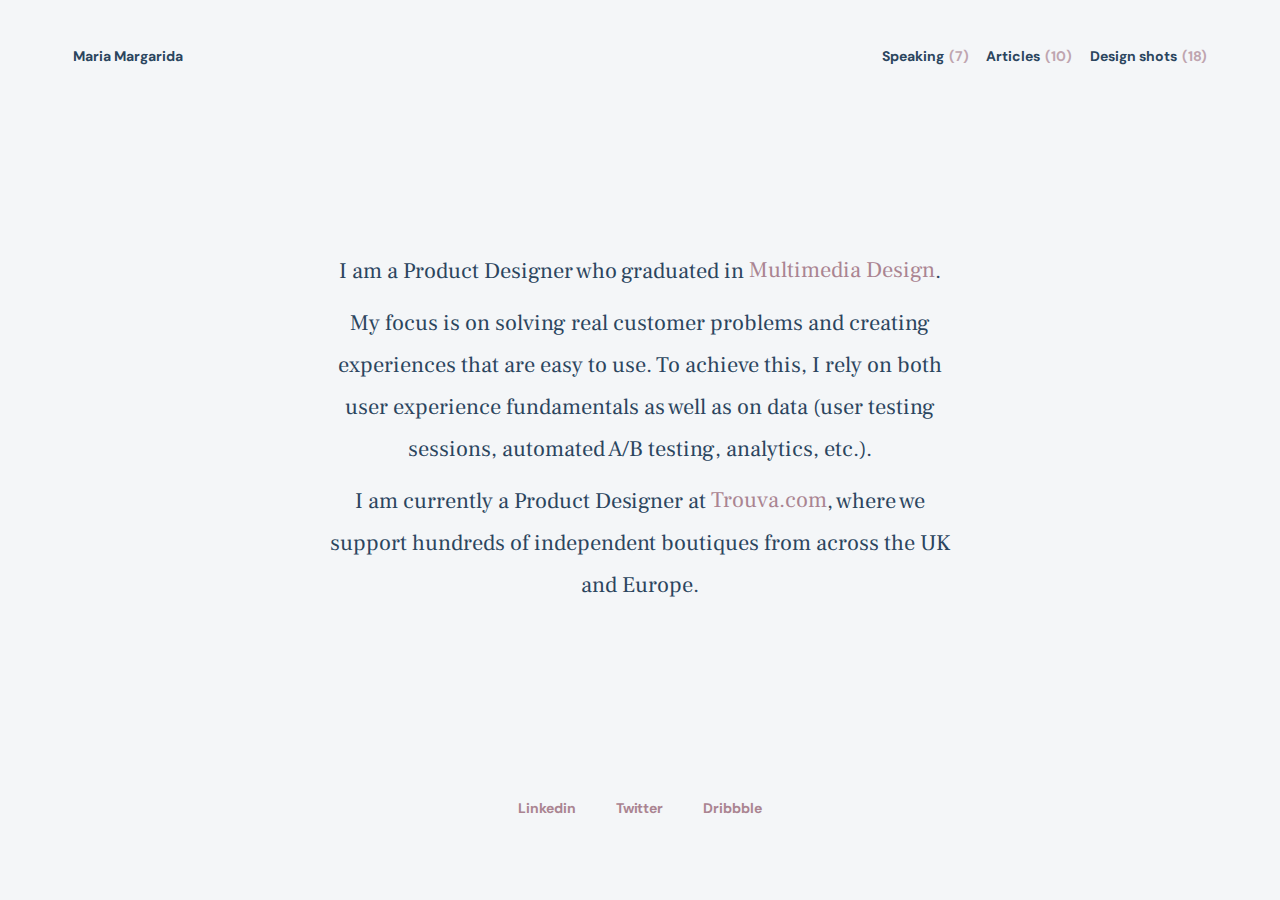
<file: index.html>
<!DOCTYPE HTML>
<html prefix="og: http://ogp.me/ns#" lang="en" class="fvh">

<head>
    <title>Maria Margarida</title>
    <!--meta name="google-site-verification" content="quS7hlvIkpF0kzpctIX8A5dV-1dwp0o1EXKohAJ-_pM" /-->
    <meta property="og:title" content="Product designer" />
    <meta property="og:url" content="http://mariamargarida.me/" />
    <meta property="og:image" content="http://mariamargarida.me/assets/resources/icons/favicon.png" />
    <meta property="og:image:secure_url" content="http://mariamargarida.me/assets/resources/icons/favicon.png" />
    <meta property="og:image:type" content="image/png" />

    <meta http-equiv="Content-Type" content="text/html; charset=UTF-8">
    <meta name="viewport" content="width=device-width, initial-scale=1">
    <meta name="author" content="Maria Margarida">
    <meta name="description" content="Product Designer who graduated in Multimedia Design. My focus is on solving real customer problems and creating experiences that are easy to use. To achieve this, I rely on both user experience fundamentals as well as on data (user testing sessions, automated A/B testing, analytics, etc.).">
    <meta name="keywords" content="product designer">

    <link rel="stylesheet" type="text/css" href="assets/stylesheets/application.css">
    <link rel="shortcut icon" href="assets/resources/icons/favicon.png">
    <link rel="stylesheet" href="https://maxcdn.bootstrapcdn.com/font-awesome/4.7.0/css/font-awesome.min.css">

</head>

<body class='flex dir-column al-center pdt-40 fvh'>

    <header class='flex dir-row wrap jus-between'>
        <div class='w-100 flex dir-row wrap jus-between al-center'>
            <a href='index.html'><h5 class='t-center DM greenish-blue'>Maria Margarida</h5></a>

            <div class='flex dir-row'>
                <a href='speaking.html'><h5 class='t-center DM greenish-blue'>Speaking<span class='pink o-70 ml-5'>(7)</span></h5></a>
                <a href='articles.html'><h5 class='t-center DM greenish-blue'>Articles<span class='pink o-70 ml-5'>(10)</span></h5></a>
                <a href='design.html'><h5 class='t-center DM greenish-blue'>Design shots<span class='pink o-70 ml-5'>(18)</span></h5></a>
            </div>
        </div>
    </header>


    <main class='max-width pdt-50 flex dir-column al-center jus-center'>
        <div class='flex wrap pdt-50'>
            <div class='flex dir-column t-center subtitle-32 Frank'>
                <p class=''>I am a Product Designer who graduated in <a href="https://www.uc.pt/fctuc/design-e-multimedia" class='' target='_blank'>Multimedia Design</a>.
                </p>
                <p class='pdt-10'>My focus is on solving real customer problems and creating experiences that are easy to use. To achieve this, I rely on both user experience fundamentals as well as on data (user testing sessions, automated A/B testing, analytics, etc.).
                </p>
                <p class='pdt-10'>I am currently a Product Designer at <a href="https://www.trouva.com/" class='' target='_blank'>Trouva.com</a>, where we support hundreds of independent boutiques from across the UK and Europe.</p>
            </div>
        </div>
    </main>

    <footer class='max-width flex dir-column wrap jus-center pdt-100 pdb-75 z-index'>
        <div class='w-100'>
            <div class='pdt-10 flex dir-row jus-center'>
                <a href="https://www.linkedin.com/in/mariamargaridals/" class='' target='_blank'><h5 class="DM">Linkedin</h5></a>
                <a href="https://twitter.com/maria_guigas" class='ml-40' target='_blank'><h5 class="DM">Twitter</h5></a>
                <a href="https://dribbble.com/mariamargarida" class='ml-40' target='_blank'><h5 class="DM">Dribbble</h5></a>
            </div>
        </div>
    </footer>
</body>

</html>
</file>
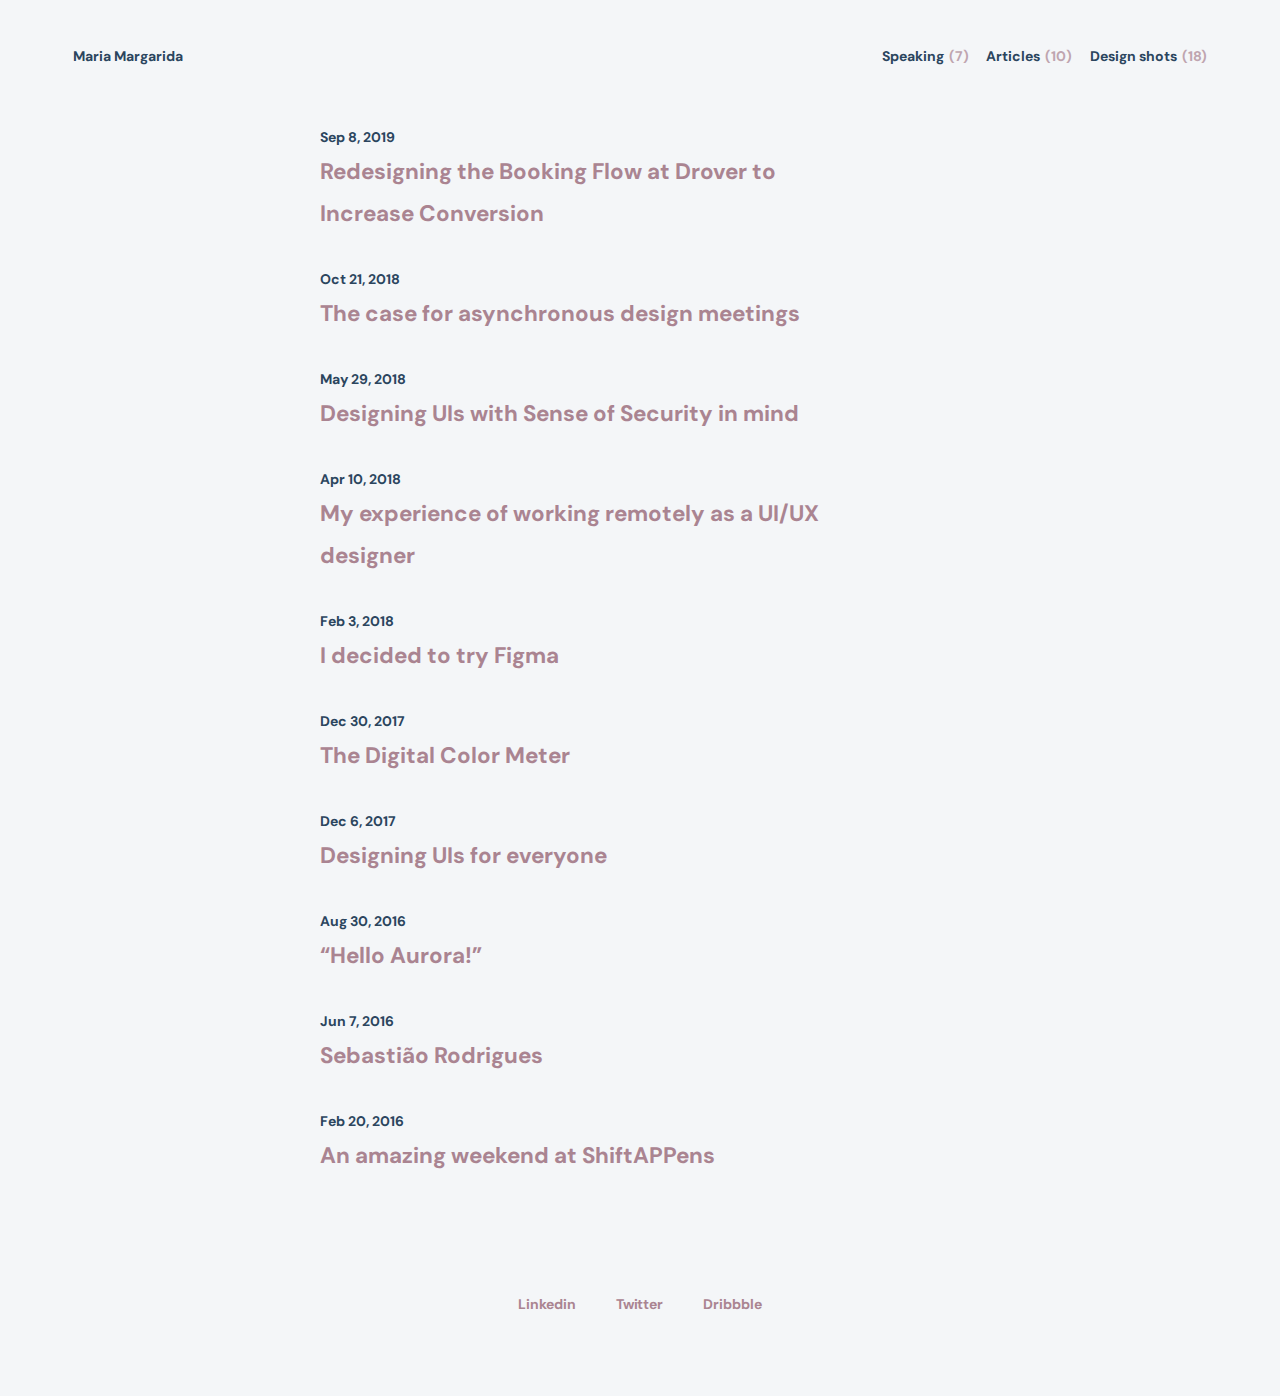
<file: articles.html>
<!DOCTYPE HTML>
<html prefix="og: http://ogp.me/ns#" lang="en" class="fvh">

<head>
    <title>Maria Margarida</title>
    <!--meta name="google-site-verification" content="quS7hlvIkpF0kzpctIX8A5dV-1dwp0o1EXKohAJ-_pM" /-->
    <meta property="og:title" content="Product designer" />
    <meta property="og:url" content="http://mariamargarida.me/" />
    <meta property="og:image" content="http://mariamargarida.me/assets/resources/icons/favicon.png" />
    <meta property="og:image:secure_url" content="http://mariamargarida.me/assets/resources/icons/favicon.png" />
    <meta property="og:image:type" content="image/png" />

    <meta http-equiv="Content-Type" content="text/html; charset=UTF-8">
    <meta name="viewport" content="width=device-width, initial-scale=1">
    <meta name="author" content="Maria Margarida">
    <meta name="description" content="Product Designer who graduated in Multimedia Design. My focus is on solving real customer problems and creating experiences that are easy to use. To achieve this, I rely on both user experience fundamentals as well as on data (user testing sessions, automated A/B testing, analytics, etc.).">
    <meta name="keywords" content="product designer">

    <link rel="stylesheet" type="text/css" href="assets/stylesheets/application.css">
    <link rel="shortcut icon" href="assets/resources/icons/favicon.png">
    <link rel="stylesheet" href="https://maxcdn.bootstrapcdn.com/font-awesome/4.7.0/css/font-awesome.min.css">

</head>

<body class='flex dir-column al-center pdt-40 fvh'>

  <header class='flex dir-row wrap jus-between'>
      <div class='w-100 flex dir-row wrap jus-between al-center'>
          <a href='index.html'><h5 class='t-center DM greenish-blue'>Maria Margarida</h5></a>

          <div class='flex dir-row'>
              <a href='speaking.html'><h5 class='t-center DM greenish-blue'>Speaking<span class='pink o-70 ml-5'>(7)</span></h5></a>
              <a href='articles.html'><h5 class='t-center DM greenish-blue'>Articles<span class='pink o-70 ml-5'>(10)</span></h5></a>
              <a href='design.html'><h5 class='t-center DM greenish-blue'>Design shots<span class='pink o-70 ml-5'>(18)</span></h5></a>
          </div>
      </div>
  </header>


    <main class='max-width pdt-50 flex dir-column '>
        <div class='flex dir-row wrap'>
            <!--h3 class='fifth upper mr-40'>TALKS</h3-->
            <div class='four-fifths DM'>
                <h5 id='introduction'>Sep 8, 2019</h5>
                <h3 class=''>
              <a href="https://medium.com/@mariamargarida/redesigning-the-booking-flow-at-drover-to-increase-conversion-6b06a65f9ce1" class='' target='_blank'>Redesigning the Booking Flow at Drover to Increase Conversion</a>
            </h3>
            </div>
        </div>

        <div class='flex dir-row wrap pdt-30'>
            <!--h3 class='fifth upper mr-40'>TALKS</h3-->
            <div class='four-fifths DM'>
                <h5 id='introduction'>Oct 21, 2018</h5>
                <h3 class=''>
              <a href="https://uxdesign.cc/the-case-for-asynchronous-design-meetings-1a10f2440bd5" class='' target='_blank'>The case for asynchronous design meetings</a>
            </h3>
            </div>
        </div>

        <div class='flex dir-row wrap pdt-30'>
            <!--h3 class='fifth upper mr-40'>TALKS</h3-->
            <div class='four-fifths DM'>
                <h5 id='introduction'>May 29, 2018</h5>
                <h3 class=''>
              <a href="https://uxdesign.cc/designing-uis-with-security-in-mind-f4f6f265573a" class='' target='_blank'>Designing UIs with Sense of Security in mind</a>
            </h3>
            </div>
        </div>

        <div class='flex dir-row wrap pdt-30'>
            <!--h3 class='fifth upper mr-40'>TALKS</h3-->
            <div class='four-fifths DM'>
                <h5 id='introduction'>Apr 10, 2018</h5>
                <h3 class=''>
              <a href="https://uxdesign.cc/my-experience-of-working-remotely-as-a-ui-ux-designer-bb38c5bf5445" class='' target='_blank'>My experience of working remotely as a UI/UX designer</a>
            </h3>
            </div>
        </div>

        <div class='flex dir-row wrap pdt-30'>
            <!--h3 class='fifth upper mr-40'>TALKS</h3-->
            <div class='four-fifths DM'>
                <h5 id='introduction'>Feb 3, 2018</h5>
                <h3 class=''>
              <a href="https://medium.com/@mariamargarida/i-decided-to-try-figma-6584492d8ca3" class='' target='_blank'>I decided to try Figma</a>
            </h3>
            </div>
        </div>

        <div class='flex dir-row wrap pdt-30'>
            <!--h3 class='fifth upper mr-40'>TALKS</h3-->
            <div class='four-fifths DM'>
                <h5 id='introduction'>Dec 30, 2017</h5>
                <h3 class=''>
              <a href="https://blog.usejournal.com/the-digital-color-meter-c086a67ae64" class='' target='_blank'>The Digital Color Meter</a>
            </h3>
            </div>
        </div>

        <div class='flex dir-row wrap pdt-30'>
            <!--h3 class='fifth upper mr-40'>TALKS</h3-->
            <div class='four-fifths DM'>
                <h5 id='introduction'>Dec 6, 2017</h5>
                <h3 class=''>
              <a href="https://medium.com/@mariamargarida/designing-uis-for-everyone-15a4d5c7922a" class='' target='_blank'>Designing UIs for everyone</a>
            </h3>
            </div>
        </div>

        <div class='flex dir-row wrap pdt-30'>
            <!--h3 class='fifth upper mr-40'>TALKS</h3-->
            <div class='four-fifths DM'>
                <h5 id='introduction'>Aug 30, 2016</h5>
                <h3 class=''>
              <a href="https://medium.com/nest-collective-writing-wall/hello-aurora-b9b85634197" class='' target='_blank'>“Hello Aurora!”</a>
            </h3>
            </div>
        </div>

        <div class='flex dir-row wrap pdt-30'>
            <!--h3 class='fifth upper mr-40'>TALKS</h3-->
            <div class='four-fifths DM'>
                <h5 id='introduction'>Jun 7, 2016</h5>
                <h3 class=''>
              <a href="sebastiaorodrigues.html">Sebastião Rodrigues</a>
            </h3>
            </div>
        </div>

        <div class='flex dir-row wrap pdt-30'>
            <!--h3 class='fifth upper mr-40'>TALKS</h3-->
            <div class='four-fifths DM'>
                <h5 id='introduction'>Feb 20, 2016</h5>
                <h3 class=''>
              <a href="shiftappens.html">An amazing weekend at ShiftAPPens</a>
            </h3>
            </div>
        </div>

    </main>

    <footer class='max-width flex dir-column wrap jus-center pdt-100 pdb-75 z-index'>
        <div class='w-100'>
            <div class='pdt-10 flex dir-row jus-center'>
                <a href="https://www.linkedin.com/in/mariamargaridals/" class='' target='_blank'><h5 class="DM">Linkedin</h5></a>
                <a href="https://twitter.com/maria_guigas" class='ml-40' target='_blank'><h5 class="DM">Twitter</h5></a>
                <a href="https://dribbble.com/mariamargarida" class='ml-40' target='_blank'><h5 class="DM">Dribbble</h5></a>
            </div>
        </div>
    </footer>
</body>

</html>
</file>
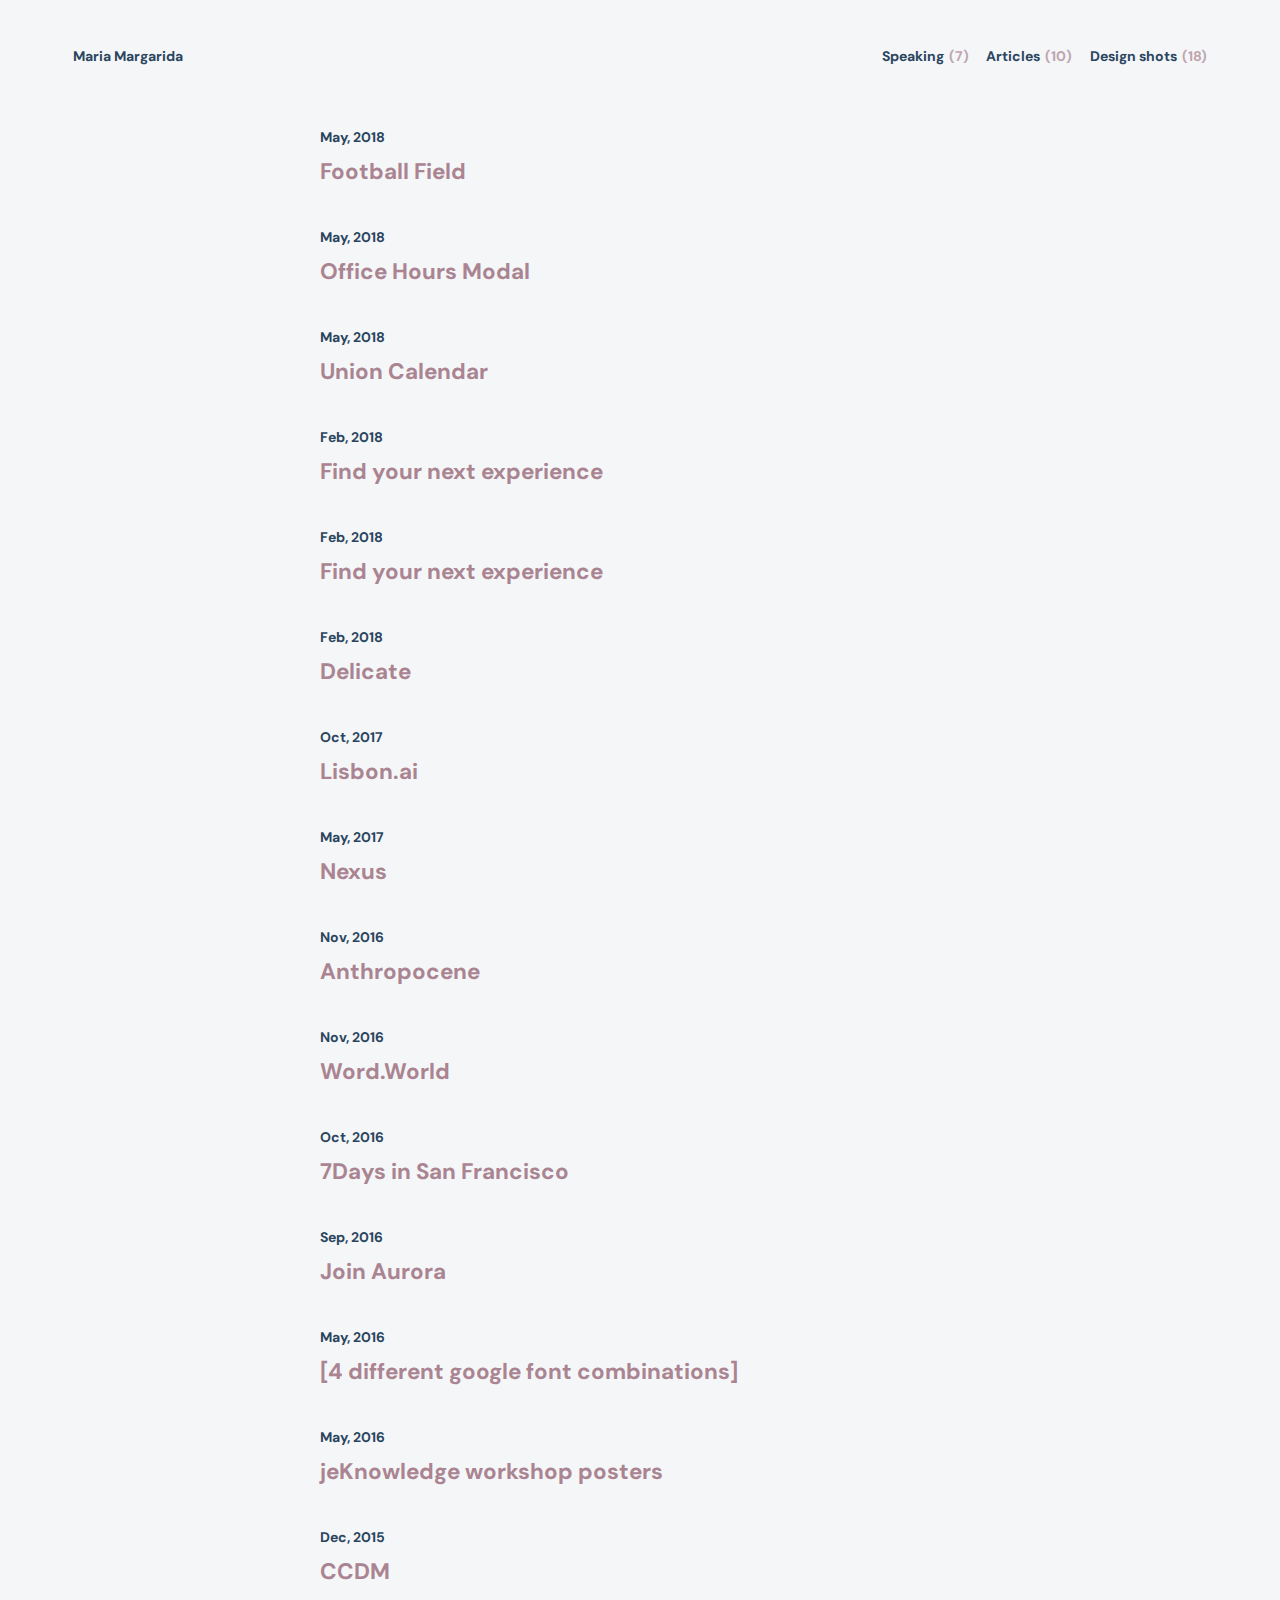
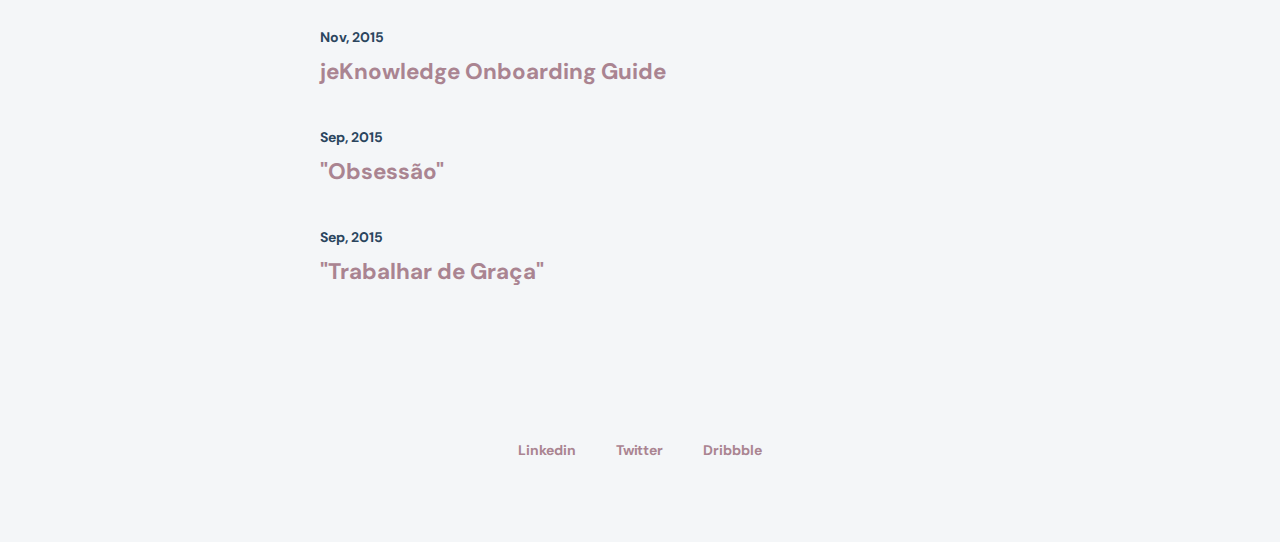
<file: design.html>
<!DOCTYPE HTML>
<html prefix="og: http://ogp.me/ns#" lang="en" class="fvh">

<head>
    <title>Maria Margarida</title>
    <!--meta name="google-site-verification" content="quS7hlvIkpF0kzpctIX8A5dV-1dwp0o1EXKohAJ-_pM" /-->
    <meta property="og:title" content="Product designer" />
    <meta property="og:url" content="http://mariamargarida.me/" />
    <meta property="og:image" content="http://mariamargarida.me/assets/resources/icons/favicon.png" />
    <meta property="og:image:secure_url" content="http://mariamargarida.me/assets/resources/icons/favicon.png" />
    <meta property="og:image:type" content="image/png" />

    <meta http-equiv="Content-Type" content="text/html; charset=UTF-8">
    <meta name="viewport" content="width=device-width, initial-scale=1">
    <meta name="author" content="Maria Margarida">
    <meta name="description" content="Product Designer who graduated in Multimedia Design. My focus is on solving real customer problems and creating experiences that are easy to use. To achieve this, I rely on both user experience fundamentals as well as on data (user testing sessions, automated A/B testing, analytics, etc.).">
    <meta name="keywords" content="product designer">

    <link rel="stylesheet" type="text/css" href="assets/stylesheets/application.css">
    <link rel="shortcut icon" href="assets/resources/icons/favicon.png">
    <link rel="stylesheet" href="https://maxcdn.bootstrapcdn.com/font-awesome/4.7.0/css/font-awesome.min.css">

</head>

<body class='flex dir-column al-center pdt-40 fvh'>

  <header class='flex dir-row wrap jus-between'>
      <div class='w-100 flex dir-row wrap jus-between al-center'>
          <a href='index.html'><h5 class='t-center DM greenish-blue'>Maria Margarida</h5></a>

          <div class='flex dir-row'>
              <a href='speaking.html'><h5 class='t-center DM greenish-blue'>Speaking<span class='pink o-70 ml-5'>(7)</span></h5></a>
              <a href='articles.html'><h5 class='t-center DM greenish-blue'>Articles<span class='pink o-70 ml-5'>(10)</span></h5></a>
              <a href='design.html'><h5 class='t-center DM greenish-blue'>Design shots<span class='pink o-70 ml-5'>(18)</span></h5></a>
          </div>
      </div>
  </header>


    <main class='max-width pdt-50 flex dir-column '>
        <div class='flex dir-row wrap'>
            <!--h3 class='fifth upper mr-40'>TALKS</h3-->
            <div class='four-fifths DM pdb-30'>
                <h5 id='introduction'>May, 2018</h5>
                <h3 class=''>
              <a href="https://dribbble.com/shots/4594339-Football-Field" class='' target='_blank'>Football Field</a>
            </h3>
            </div>

            <div class='four-fifths DM pdb-30'>
                <h5 id='introduction'>May, 2018</h5>
                <h3 class=''>
              <a href="https://dribbble.com/shots/4558916-Office-Hours-Modal" class='' target='_blank'> Office Hours Modal</a>
            </h3>
            </div>

            <div class='four-fifths DM pdb-30'>
                <h5 id='introduction'>May, 2018</h5>
                <h3 class=''>
              <a href="https://dribbble.com/shots/4547829-Union-Calendar" class='' target='_blank'>Union Calendar</a>
            </h3>
            </div>

            <div class='four-fifths DM pdb-30'>
                <h5 id='introduction'>Feb, 2018</h5>
                <h3 class=''>
              <a href="https://dribbble.com/shots/4265583-Find-your-next-experience" class='' target='_blank'>Find your next experience</a>
            </h3>
            </div>

            <div class='four-fifths DM pdb-30'>
                <h5 id='introduction'>Feb, 2018</h5>
                <h3 class=''>
              <a href="https://dribbble.com/shots/4265583-Find-your-next-experience" class='' target='_blank'>Find your next experience</a>
            </h3>
            </div>

            <div class='four-fifths DM pdb-30'>
                <h5 id='introduction'>Feb, 2018</h5>
                <h3 class=''>
              <a href="https://dribbble.com/shots/4241094-Delicate" class='' target='_blank'>Delicate</a>
            </h3>
            </div>

            <div class='four-fifths DM pdb-30'>
                <h5 id='introduction'>Oct, 2017</h5>
                <h3 class=''>
              <a href="http://lisbon.ai/" class='' target='_blank'>Lisbon.ai</a>
            </h3>
            </div>

            <!--div class='four-fifths DM pdb-30'>
                <h5 id='introduction'>Sep, 2017</h5>
                <h3 class=''>
              <a href="https://union.vc/" class='' target='_blank'>Union homepgae</a>
            </h3>
          </div-->

            <div class='four-fifths DM pdb-30'>
                <h5 id='introduction'>May, 2017</h5>
                <h3 class=''>
            <a href="https://dribbble.com/shots/3911984-Nexus" class='' target='_blank'>Nexus</a>
          </h3>
            </div>

            <div class='four-fifths DM pdb-30'>
                <h5 id='introduction'>Nov, 2016</h5>
                <h3 class=''>
            <a href="https://www.behance.net/gallery/45514359/Anthropocene" class='' target='_blank'>Anthropocene</a>
          </h3>
            </div>

            <div class='four-fifths DM pdb-30'>
                <h5 id='introduction'>Nov, 2016</h5>
                <h3 class=''>
            <a href="https://www.behance.net/gallery/44786823/WORDWORLD" class='' target='_blank'>Word.World</a>
          </h3>
            </div>

            <div class='four-fifths DM pdb-30'>
                <h5 id='introduction'>Oct, 2016</h5>
                <h3 class=''>
            <a href="https://www.behance.net/gallery/44190855/7DAYS-IN-SAN-FRANCISCO" class='' target='_blank'>7Days in San Francisco</a>
          </h3>
            </div>

            <div class='four-fifths DM pdb-30'>
                <h5 id='introduction'>Sep, 2016</h5>
                <h3 class=''>
            <a href="https://dribbble.com/shots/3797196-Aurora-Collect-Concerts" class='' target='_blank'>Join Aurora</a>
          </h3>
            </div>

            <!--div class='four-fifths DM pdb-30'>
              <h5 id='introduction'>Jun, 2016</h5>
              <h3 class=''>
            <a href="https://dribbble.com/shots/3797174-SHOTSPRESSO" class='' target='_blank'>SHOTSPRESSO</a>
          </h3>
        </div-->

            <div class='four-fifths DM pdb-30'>
                <h5 id='introduction'>May, 2016</h5>
                <h3 class=''>
          <a href="https://www.behance.net/gallery/37935221/4-different-google-font-combinations" class='' target='_blank'>[4 different google font combinations]</a>
        </h3>
            </div>

            <div class='four-fifths DM pdb-30'>
                <h5 id='introduction'>May, 2016</h5>
                <h3 class=''>
          <a href="https://www.behance.net/gallery/37454973/jeKnowledge-workshop-posters" class='' target='_blank'>jeKnowledge workshop posters</a>
        </h3>
            </div>

            <div class='four-fifths DM pdb-30'>
                <h5 id='introduction'>Dec, 2015</h5>
                <h3 class=''>
          <a href="https://www.behance.net/gallery/34767363/CCDM" class='' target='_blank'>CCDM</a>
        </h3>
            </div>

            <div class='four-fifths DM pdb-30'>
                <h5 id='introduction'>Nov, 2015</h5>
                <h3 class=''>
          <a href="https://www.behance.net/gallery/31865233/jeKnowledge-Onboarding-Guide" class='' target='_blank'>jeKnowledge Onboarding Guide</a>
        </h3>
            </div>

            <div class='four-fifths DM pdb-30'>
                <h5 id='introduction'>Sep, 2015</h5>
                <h3 class=''>
          <a href="https://www.behance.net/gallery/31865233/jeKnowledge-Onboarding-Guide" class='' target='_blank'>"Obsessão"</a>
        </h3>
            </div>

            <div class='four-fifths DM pdb-30'>
                <h5 id='introduction'>Sep, 2015</h5>
                <h3 class=''>
                  <a href="https://www.behance.net/gallery/30922011/Obsessao" class='' target='_blank'>"Trabalhar de Graça"</a>
                </h3>
            </div>

        </div>
    </main>

    <footer class='max-width flex dir-column wrap jus-center pdt-100 pdb-75 z-index'>
        <div class='w-100'>
            <div class='pdt-10 flex dir-row jus-center'>
                <a href="https://www.linkedin.com/in/mariamargaridals/" class='' target='_blank'><h5 class="DM">Linkedin</h5></a>
                <a href="https://twitter.com/maria_guigas" class='ml-40' target='_blank'><h5 class="DM">Twitter</h5></a>
                <a href="https://dribbble.com/mariamargarida" class='ml-40' target='_blank'><h5 class="DM">Dribbble</h5></a>
            </div>
        </div>
    </footer>
</body>

</html>
</file>
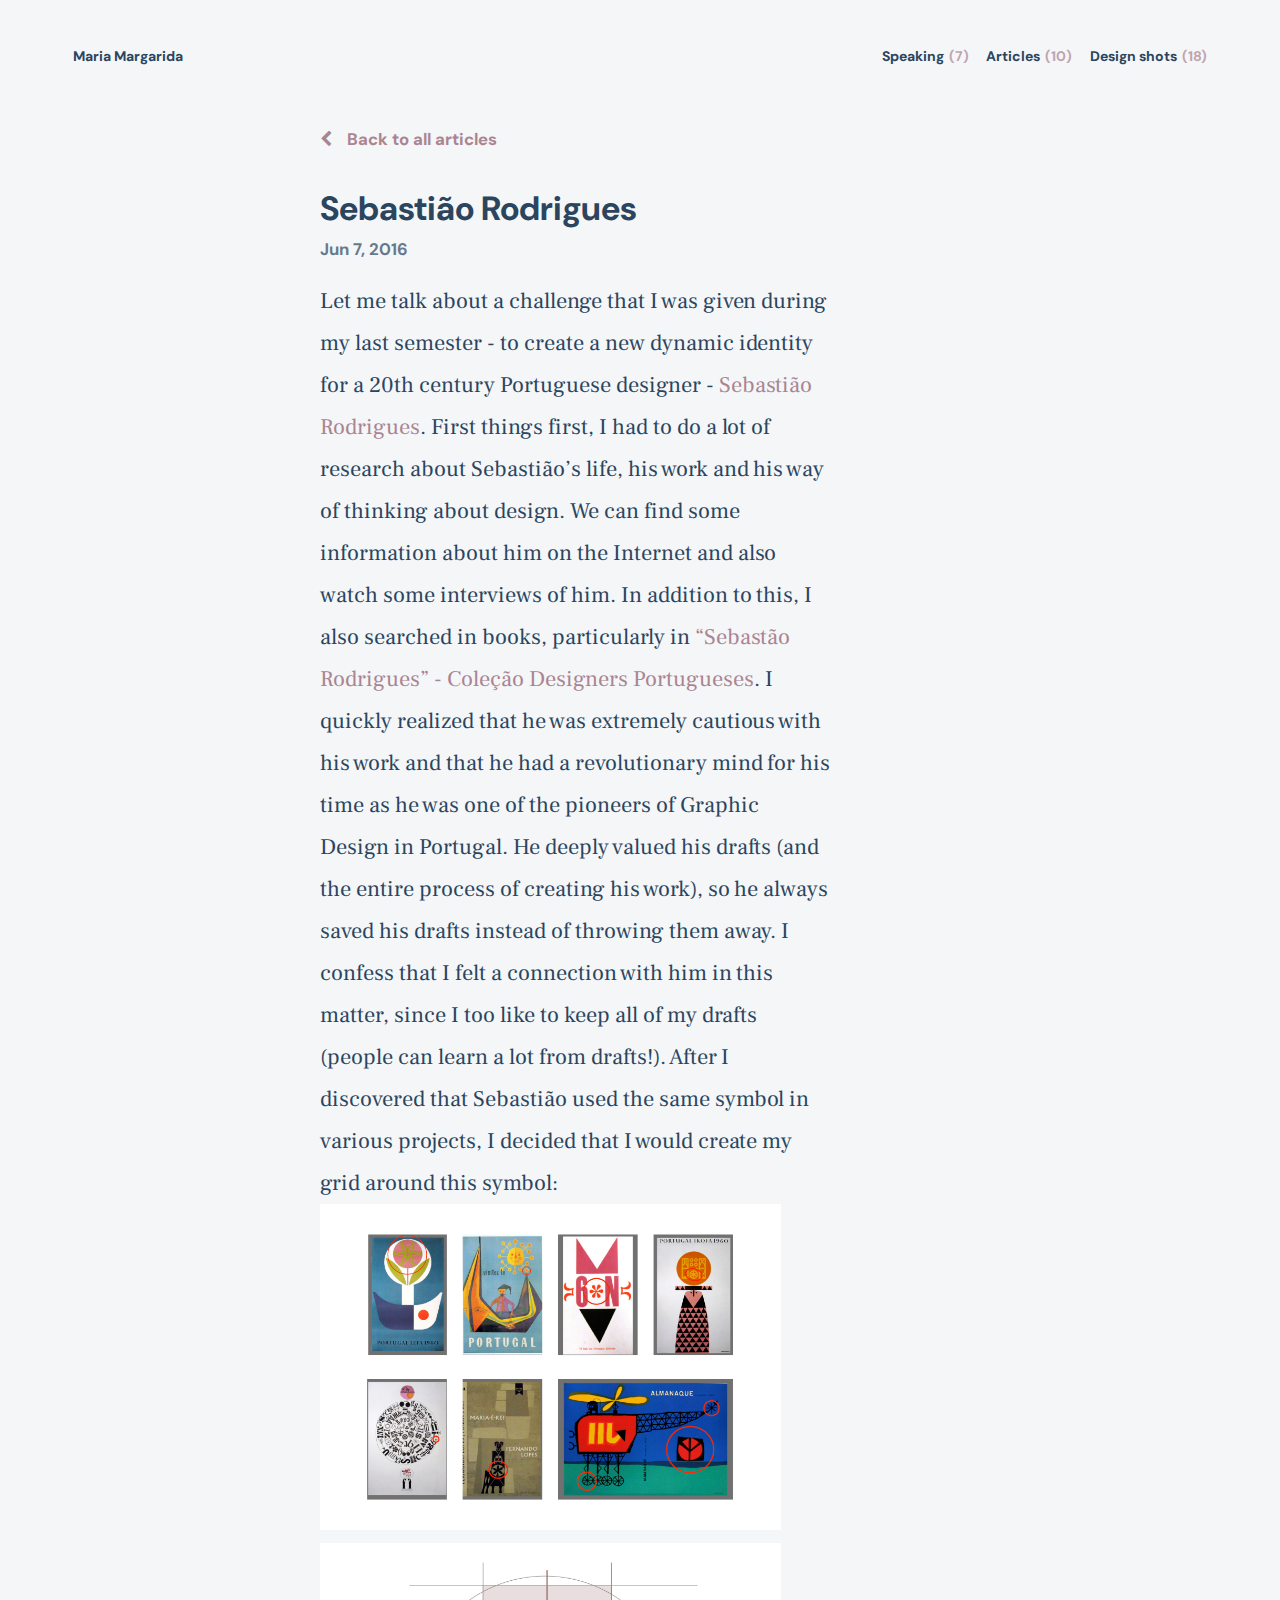
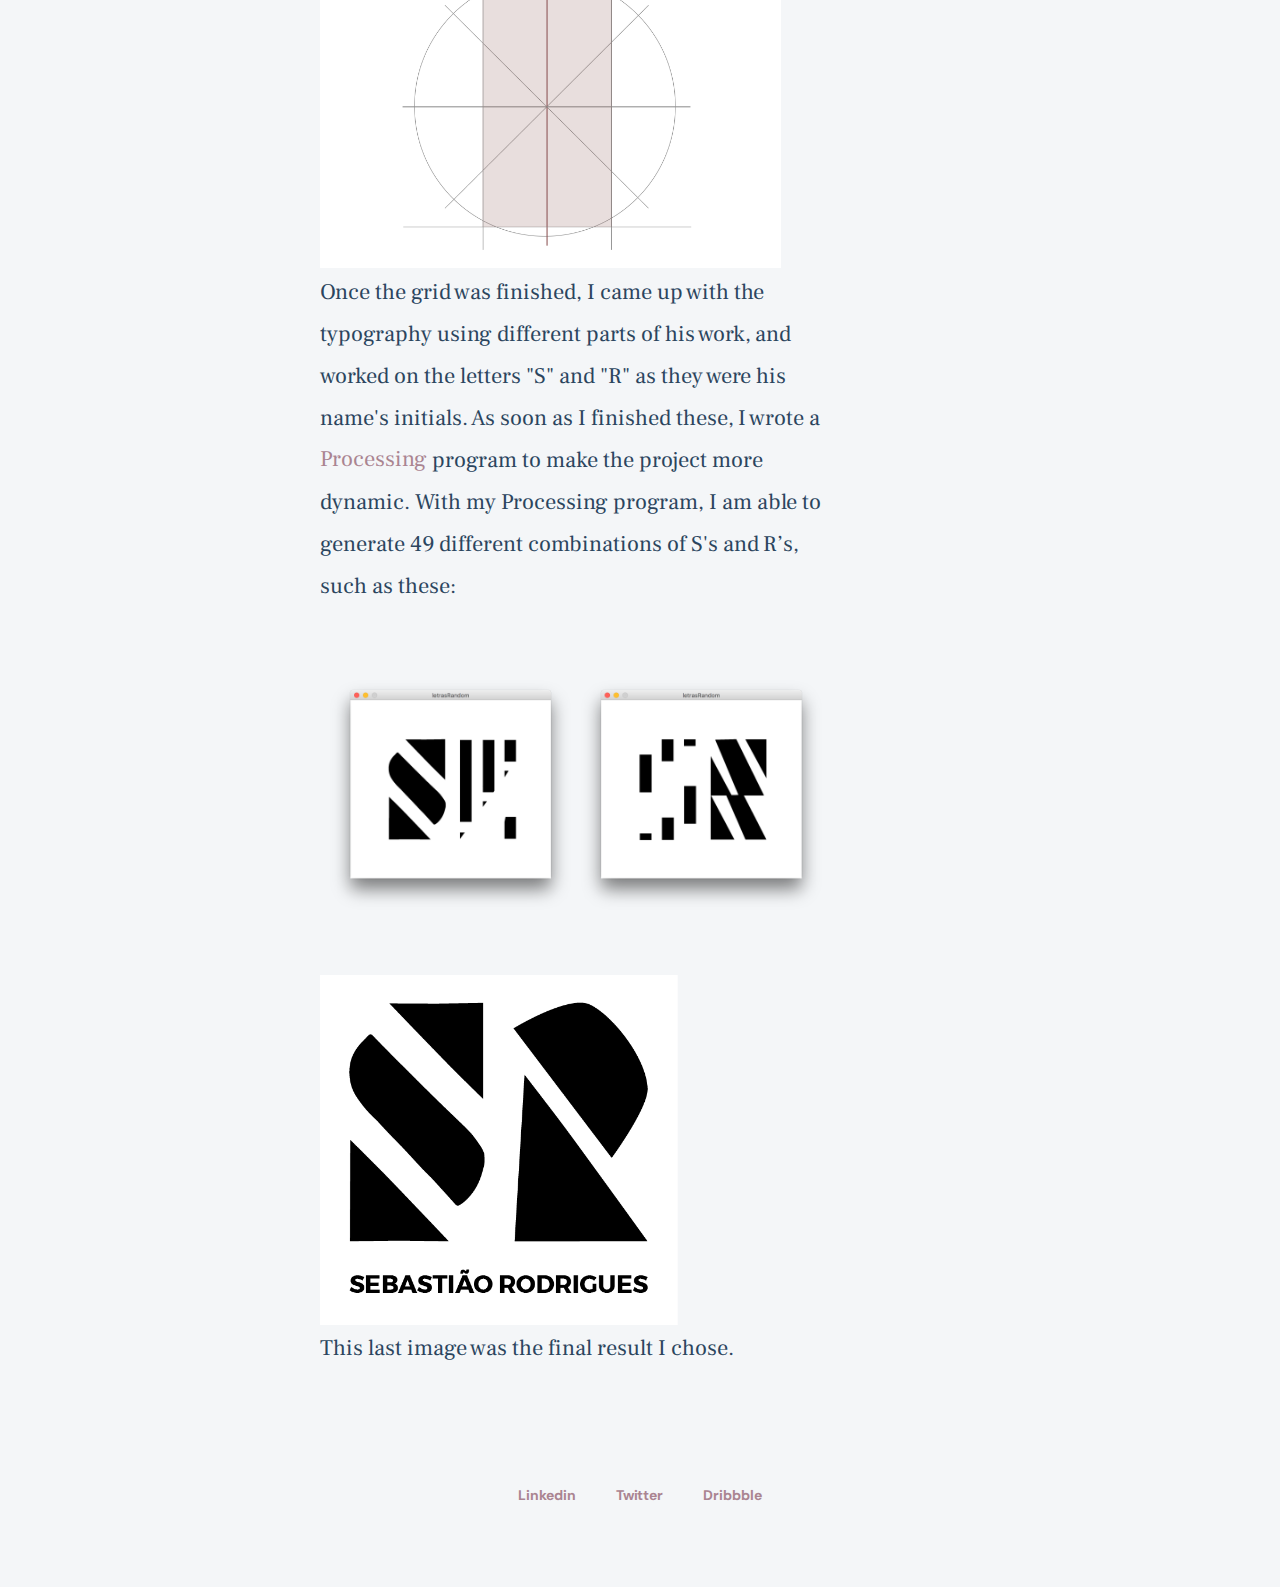
<file: sebastiaorodrigues.html>
<!DOCTYPE HTML>
<html prefix="og: http://ogp.me/ns#" lang="en" class="fvh">

<head>
    <title>Maria Margarida</title>
    <!--meta name="google-site-verification" content="quS7hlvIkpF0kzpctIX8A5dV-1dwp0o1EXKohAJ-_pM" /-->
    <meta property="og:title" content="Product designer" />
    <meta property="og:url" content="http://mariamargarida.me/" />
    <meta property="og:image" content="http://mariamargarida.me/assets/resources/icons/favicon.png" />
    <meta property="og:image:secure_url" content="http://mariamargarida.me/assets/resources/icons/favicon.png" />
    <meta property="og:image:type" content="image/png" />

    <meta http-equiv="Content-Type" content="text/html; charset=UTF-8">
    <meta name="viewport" content="width=device-width, initial-scale=1">
    <meta name="author" content="Maria Margarida">
    <meta name="description" content="Product Designer who graduated in Multimedia Design. My focus is on solving real customer problems and creating experiences that are easy to use. To achieve this, I rely on both user experience fundamentals as well as on data (user testing sessions, automated A/B testing, analytics, etc.).">
    <meta name="keywords" content="product designer">

    <link rel="stylesheet" type="text/css" href="assets/stylesheets/application.css">
    <link rel="shortcut icon" href="assets/resources/icons/favicon.png">
    <link rel="stylesheet" href="https://maxcdn.bootstrapcdn.com/font-awesome/4.7.0/css/font-awesome.min.css">

</head>

<body class='flex dir-column al-center pdt-40 fvh'>

  <header class='flex dir-row wrap jus-between'>
      <div class='w-100 flex dir-row wrap jus-between al-center'>
          <a href='index.html'><h5 class='t-center DM greenish-blue'>Maria Margarida</h5></a>

          <div class='flex dir-row'>
              <a href='speaking.html'><h5 class='t-center DM greenish-blue'>Speaking<span class='pink o-70 ml-5'>(7)</span></h5></a>
              <a href='articles.html'><h5 class='t-center DM greenish-blue'>Articles<span class='pink o-70 ml-5'>(10)</span></h5></a>
              <a href='design.html'><h5 class='t-center DM greenish-blue'>Design shots<span class='pink o-70 ml-5'>(18)</span></h5></a>
          </div>
      </div>
  </header>


    <main class='max-width pdt-50 flex dir-column '>
        <div class='flex dir-row wrap'>
            <!--h3 class='fifth upper mr-40'>TALKS</h3-->
            <div class='four-fifths DM'>
                <h4 id='introduction' class='pdb-30'><a href="articles.html"><i class="fa fa-chevron-left mr-15"></i>Back to all articles</a></h4>
                <h2 class=''>Sebastião Rodrigues</h2>
                <div class='flex dir-row wrap pdb-10'>
                    <h4 class='o-70 pdb-5'>Jun 7, 2016</h4>
                </div>
                <p class='subtitle-32 Frank'>
                    Let me talk about a challenge that I was given during my last semester - to create a new dynamic identity for a 20th century Portuguese designer - <a href="https://pt.wikipedia.org/wiki/Sebasti%C3%A3o_Rodrigues">Sebastião Rodrigues</a>.
                    First things first, I had to do a lot of research about Sebastião’s life, his work and his way of thinking about design. We can find some information about him on the Internet and also watch some interviews of him. In addition to this,
                    I also searched in books, particularly in <a href="http://loja.publico.pt/products.php?product=Colec%C3%A7%C3%A3o-Designers-Portugueses-vol.3-%252d-Sebasti%C3%A3o-Rodrigues-">“Sebastão Rodrigues” - Coleção Designers Portugueses</a>.
                    I quickly realized that he was extremely cautious with his work and that he had a revolutionary mind for his time as he was one of the pioneers of Graphic Design in Portugal. He deeply valued his drafts (and the entire process of creating
                    his work), so he always saved his drafts instead of throwing them away. I confess that I felt a connection with him in this matter, since I too like to keep all of my drafts (people can learn a lot from drafts!). After I discovered
                    that Sebastião used the same symbol in various projects, I decided that I would create my grid around this symbol:
                </p>
                <div class="">
                    <a><img src="assets/resources/images/sb/manualNormasSR8.jpg" width="90%" style="margin-left:auto; margin-right:auto;"></a>
                    <a><img class="" src="assets/resources/images/sb/manualNormasSR82.jpg" width="90%" style="margin-left:auto; margin-right:auto; margin-top:2%; "></a>
                </div>

                <p class='subtitle-32 Frank'> Once the grid was finished, I came up with the typography using different parts of his work, and worked on the letters "S" and "R" as they were his name's initials. As soon as I finished these, I wrote a <a href="https://processing.org/">Processing</a>                    program to make the project more dynamic. With my Processing program, I am able to generate 49 different combinations of S's and R’s, such as these:
                </p>
                <div class="">
                    <a href=""><img class="" src="assets/resources/images/sb/results.png" width="100%" style="margin-left:auto; margin-right:auto; margin-top:2%; "></a>
                    <a href=""><img src="assets/resources/images/sb/final.png" width="70%" style="margin-left:auto; margin-right:auto;"></a>
                </div>
                <p class="subtitle-32 Frank">
                    This last image was the final result I chose.
                </p>
            </div>
        </div>



    </main>

    <footer class='max-width flex dir-column wrap jus-center pdt-100 pdb-75 z-index'>
        <div class='w-100'>
            <div class='pdt-10 flex dir-row jus-center'>
                <a href="https://www.linkedin.com/in/mariamargaridals/" class='' target='_blank'><h5 class="DM">Linkedin</h5></a>
                <a href="https://twitter.com/maria_guigas" class='ml-40' target='_blank'><h5 class="DM">Twitter</h5></a>
                <a href="https://dribbble.com/mariamargarida" class='ml-40' target='_blank'><h5 class="DM">Dribbble</h5></a>
            </div>
        </div>
    </footer>
</body>

</html>
</file>
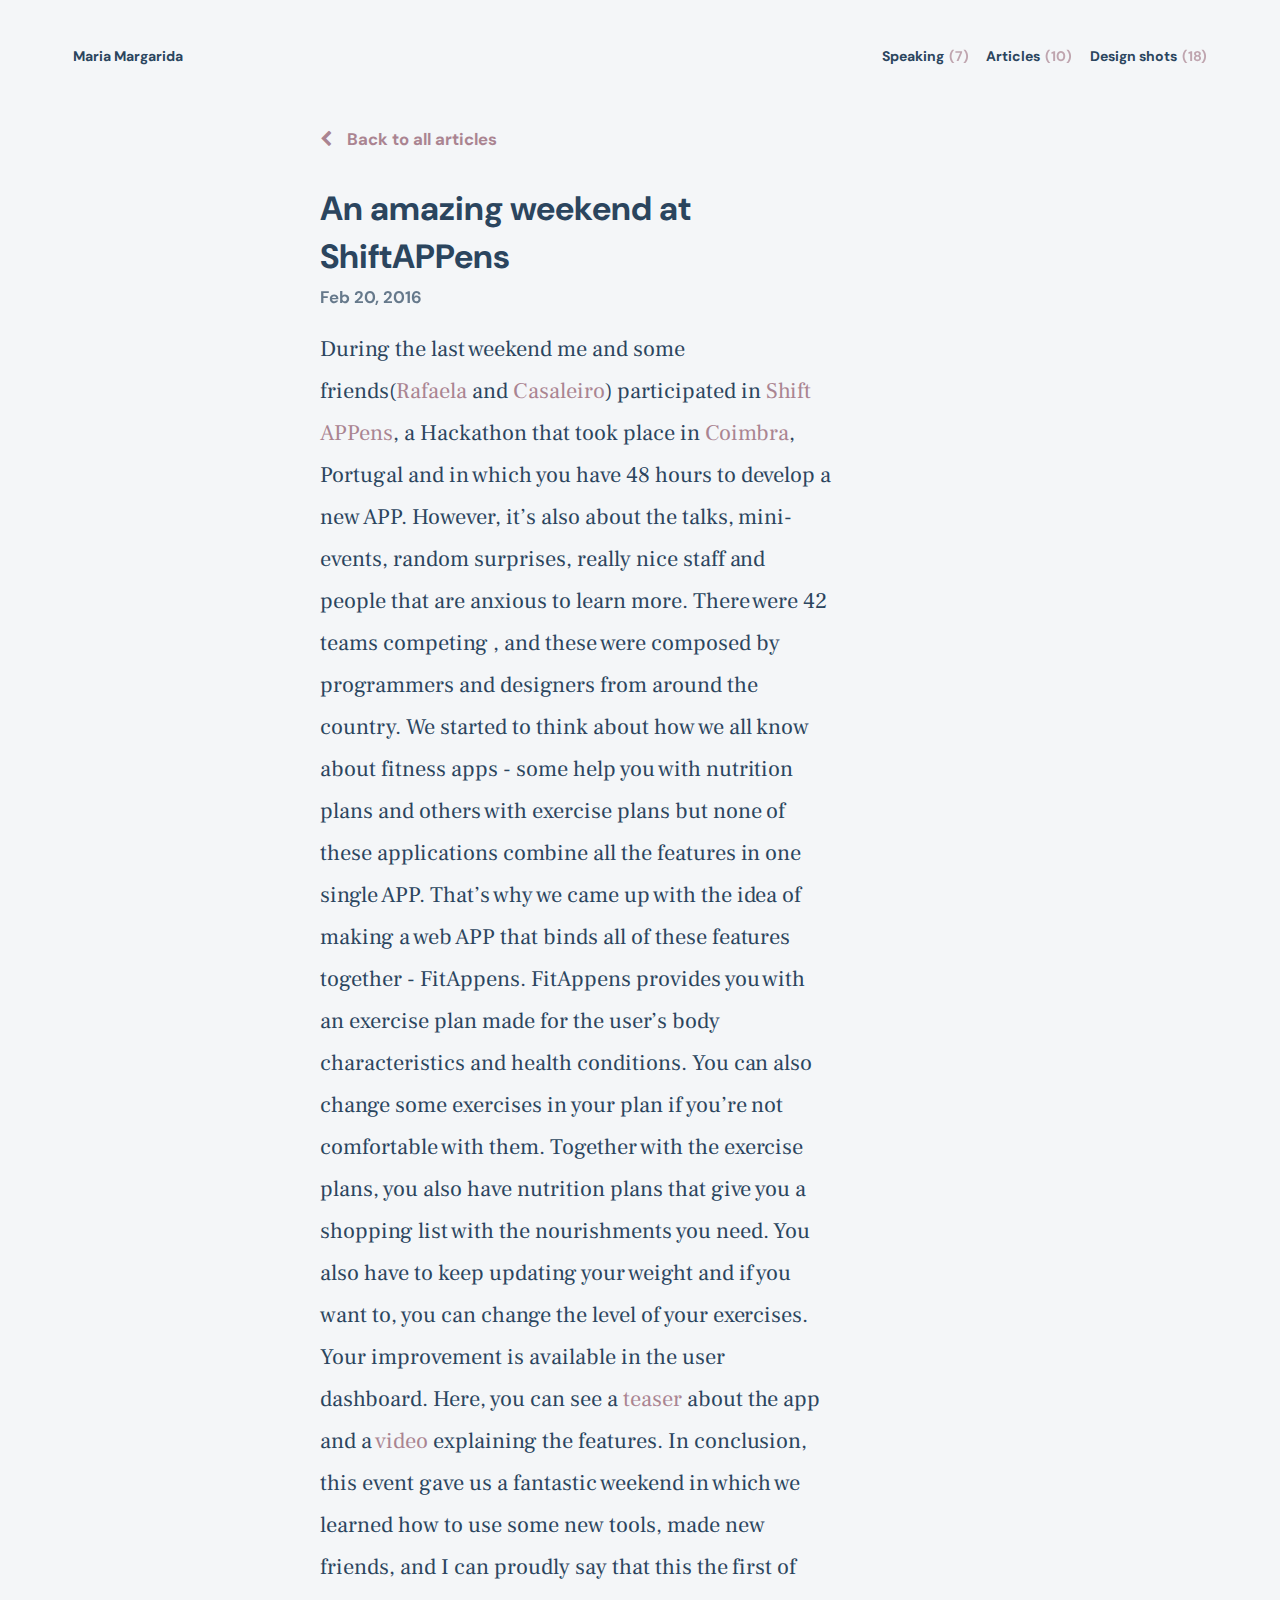
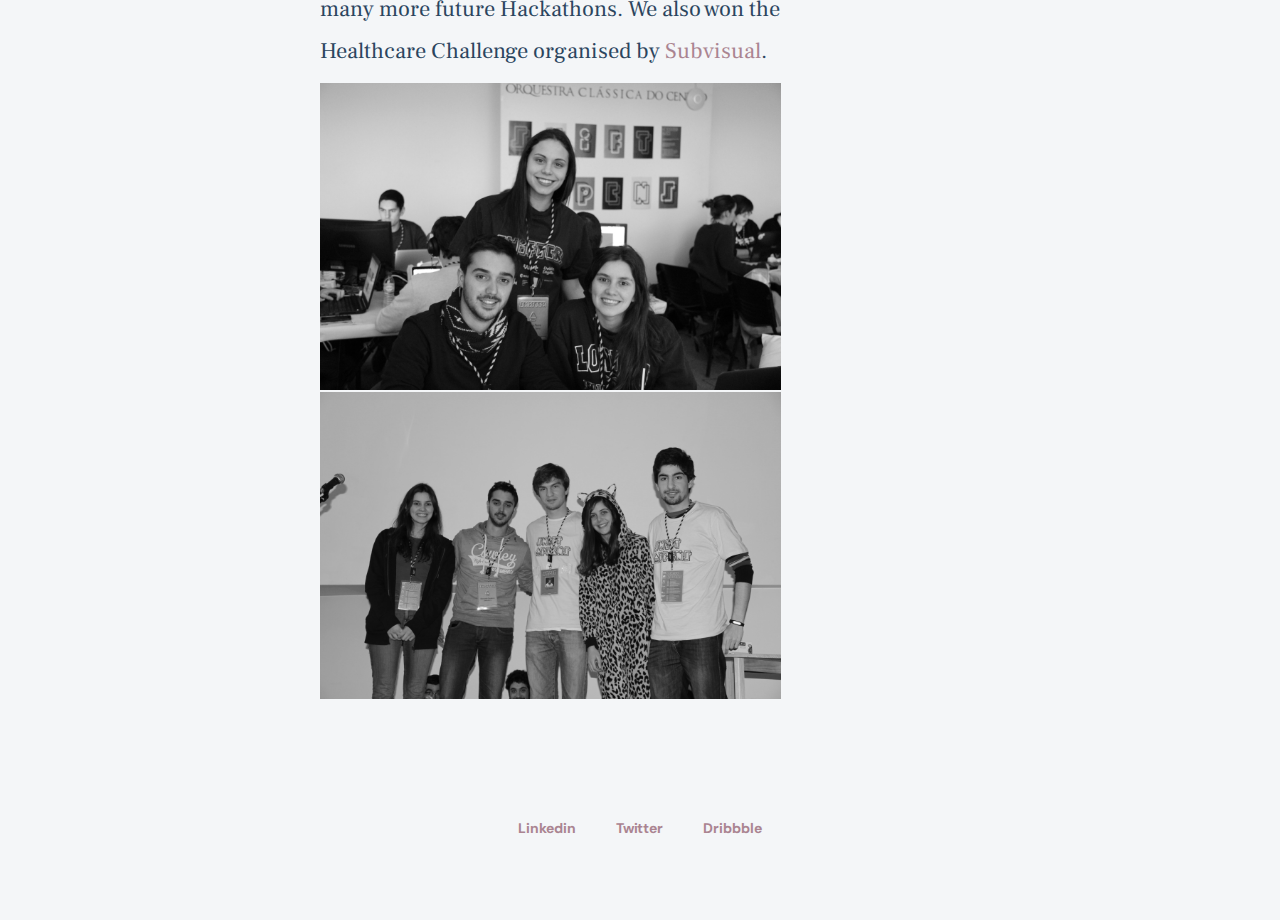
<file: shiftappens.html>
<!DOCTYPE HTML>
<html prefix="og: http://ogp.me/ns#" lang="en" class="fvh">

<head>
    <title>Maria Margarida</title>
    <!--meta name="google-site-verification" content="quS7hlvIkpF0kzpctIX8A5dV-1dwp0o1EXKohAJ-_pM" /-->
    <meta property="og:title" content="Product designer" />
    <meta property="og:url" content="http://mariamargarida.me/" />
    <meta property="og:image" content="http://mariamargarida.me/assets/resources/icons/favicon.png" />
    <meta property="og:image:secure_url" content="http://mariamargarida.me/assets/resources/icons/favicon.png" />
    <meta property="og:image:type" content="image/png" />

    <meta http-equiv="Content-Type" content="text/html; charset=UTF-8">
    <meta name="viewport" content="width=device-width, initial-scale=1">
    <meta name="author" content="Maria Margarida">
    <meta name="description" content="Product Designer who graduated in Multimedia Design. My focus is on solving real customer problems and creating experiences that are easy to use. To achieve this, I rely on both user experience fundamentals as well as on data (user testing sessions, automated A/B testing, analytics, etc.).">
    <meta name="keywords" content="product designer">

    <link rel="stylesheet" type="text/css" href="assets/stylesheets/application.css">
    <link rel="shortcut icon" href="assets/resources/icons/favicon.png">
    <link rel="stylesheet" href="https://maxcdn.bootstrapcdn.com/font-awesome/4.7.0/css/font-awesome.min.css">

</head>

<body class='flex dir-column al-center pdt-40 fvh'>

  <header class='flex dir-row wrap jus-between'>
      <div class='w-100 flex dir-row wrap jus-between al-center'>
          <a href='index.html'><h5 class='t-center DM greenish-blue'>Maria Margarida</h5></a>

          <div class='flex dir-row'>
              <a href='speaking.html'><h5 class='t-center DM greenish-blue'>Speaking<span class='pink o-70 ml-5'>(7)</span></h5></a>
              <a href='articles.html'><h5 class='t-center DM greenish-blue'>Articles<span class='pink o-70 ml-5'>(10)</span></h5></a>
              <a href='design.html'><h5 class='t-center DM greenish-blue'>Design shots<span class='pink o-70 ml-5'>(18)</span></h5></a>
          </div>
      </div>
  </header>


    <main class='max-width pdt-50 flex dir-column '>
        <div class='flex dir-row wrap'>
            <!--h3 class='fifth upper mr-40'>TALKS</h3-->
            <div class='four-fifths DM'>
                <h4 id='introduction' class='pdb-30'><a href="articles.html"><i class="fa fa-chevron-left mr-15"></i>Back to all articles</a></h4>
                <h2 class=''>An amazing weekend at ShiftAPPens</h2>
                <div class='flex dir-row wrap pdb-10'>
                    <h4 class='o-70 pdb-5'>Feb 20, 2016</h4>
                </div>
                <p class='subtitle-32 Frank'>
                    During the last weekend me and some friends(<a href="https://www.facebook.com/anarafaela.ferro?fref=ts" class='' target='_blank'>Rafaela</a> and <a href="https://twitter.com/BCasaleiro" class='' target='_blank'>Casaleiro</a>) participated
                    in <a href="https://shiftappens.com/" class='' target='_blank'>Shift APPens</a>, a Hackathon that took place in <a href="https://pt.wikipedia.org/wiki/Coimbra" class='' target='_blank'>Coimbra</a>, Portugal and in which you have 48
                    hours to develop a new APP. However, it’s also about the talks, mini-events, random surprises, really nice staff and people that are anxious to learn more. There were 42 teams competing , and these were composed by programmers and
                    designers from around the country. We started to think about how we all know about fitness apps - some help you with nutrition plans and others with exercise plans but none of these applications combine all the features in one single
                    APP. That’s why we came up with the idea of making a web APP that binds all of these features together - FitAppens. FitAppens provides you with an exercise plan made for the user’s body characteristics and health conditions. You can
                    also change some exercises in your plan if you’re not comfortable with them. Together with the exercise plans, you also have nutrition plans that give you a shopping list with the nourishments you need. You also have to keep updating
                    your weight and if you want to, you can change the level of your exercises. Your improvement is available in the user dashboard. Here, you can see a <a href="https://vimeo.com/156122420" class='' target='_blank'>teaser</a> about the
                    app and a <a href="https://vimeo.com/156164532" class='' target='_blank'>video</a> explaining the features. In conclusion, this event gave us a fantastic weekend in which we learned how to use some new tools, made new friends, and
                    I can proudly say that this the first of many more future Hackathons. We also won the Healthcare Challenge organised by <a href="https://subvisual.com/" class='' target='_blank'>Subvisual</a>.
                </p>
                <div class="">
                    <img class="postImage" src="assets/resources/images/shiftappens/IMG_2555Filter.jpg" width="90%" style="margin-left:auto; margin-right:auto; margin-top:2%; filter: gray; -webkit-filter: grayscale(100%);">
                    <img src="assets/resources/images/shiftappens/IMG_2861.JPG" width="90%" style="margin-left:auto; margin-right:auto; filter: gray;    -webkit-filter: grayscale(100%);">
                </div>
            </div>
        </div>



    </main>

    <footer class='max-width flex dir-column wrap jus-center pdt-100 pdb-75 z-index'>
        <div class='w-100'>
            <div class='pdt-10 flex dir-row jus-center'>
                <a href="https://www.linkedin.com/in/mariamargaridals/" class='' target='_blank'><h5 class="DM">Linkedin</h5></a>
                <a href="https://twitter.com/maria_guigas" class='ml-40' target='_blank'><h5 class="DM">Twitter</h5></a>
                <a href="https://dribbble.com/mariamargarida" class='ml-40' target='_blank'><h5 class="DM">Dribbble</h5></a>
            </div>
        </div>
    </footer>
</body>

</html>
</file>
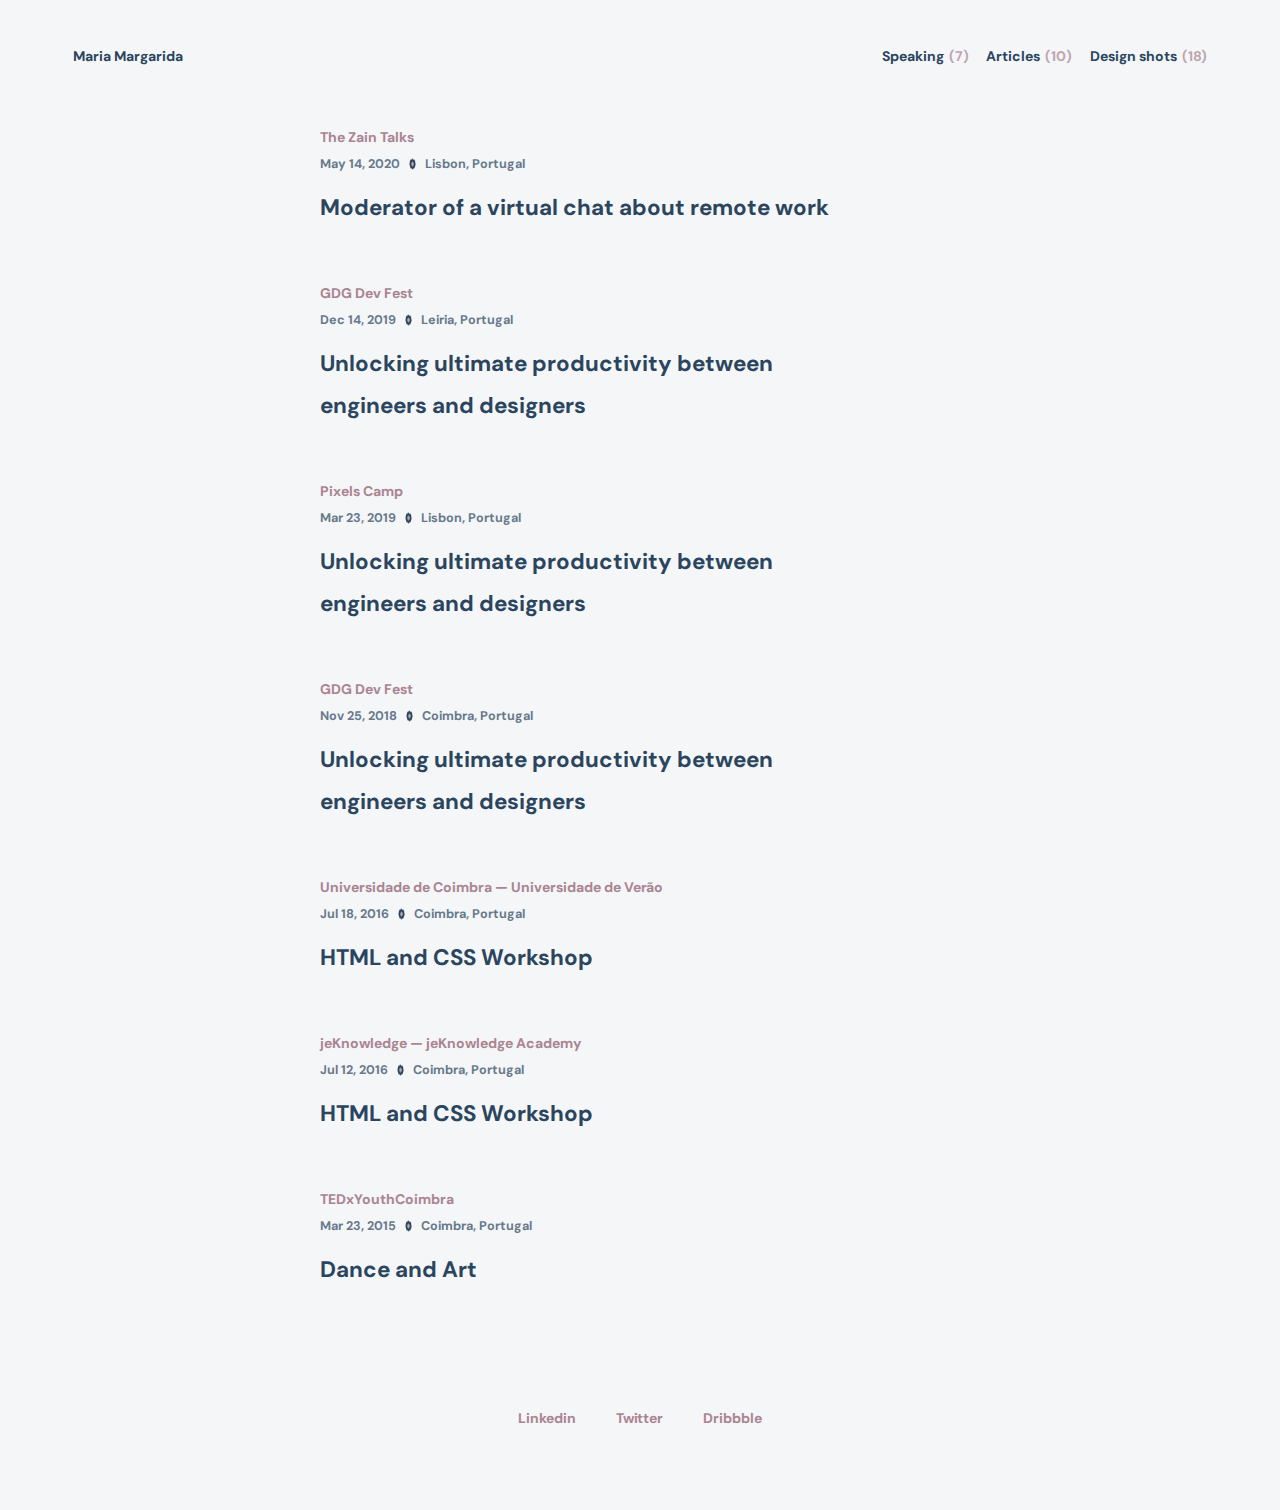
<file: speaking.html>
<!DOCTYPE HTML>
<html prefix="og: http://ogp.me/ns#" lang="en" class="fvh">

<head>
  <title>Maria Margarida</title>
  <!--meta name="google-site-verification" content="quS7hlvIkpF0kzpctIX8A5dV-1dwp0o1EXKohAJ-_pM" /-->
  <meta property="og:title" content="Product designer" />
  <meta property="og:url" content="http://mariamargarida.me/" />
  <meta property="og:image" content="http://mariamargarida.me/assets/resources/icons/favicon.png" />
  <meta property="og:image:secure_url" content="http://mariamargarida.me/assets/resources/icons/favicon.png" />
  <meta property="og:image:type" content="image/png" />

  <meta http-equiv="Content-Type" content="text/html; charset=UTF-8">
  <meta name="viewport" content="width=device-width, initial-scale=1">
  <meta name="author" content="Maria Margarida">
  <meta name="description" content="Product Designer who graduated in Multimedia Design. My focus is on solving real customer problems and creating experiences that are easy to use. To achieve this, I rely on both user experience fundamentals as well as on data (user testing sessions, automated A/B testing, analytics, etc.).">
  <meta name="keywords" content="product designer">

  <link rel="stylesheet" type="text/css" href="assets/stylesheets/application.css">
  <link rel="shortcut icon" href="assets/resources/icons/favicon.png">
  <link rel="stylesheet" href="https://maxcdn.bootstrapcdn.com/font-awesome/4.7.0/css/font-awesome.min.css">

</head>

<body class='flex dir-column al-center pdt-40 fvh'>

  <header class='flex dir-row wrap jus-between'>
      <div class='w-100 flex dir-row wrap jus-between al-center'>
          <a href='index.html'><h5 class='t-center DM greenish-blue'>Maria Margarida</h5></a>

          <div class='flex dir-row'>
              <a href='speaking.html'><h5 class='t-center DM greenish-blue'>Speaking<span class='pink o-70 ml-5'>(7)</span></h5></a>
              <a href='articles.html'><h5 class='t-center DM greenish-blue'>Articles<span class='pink o-70 ml-5'>(10)</span></h5></a>
              <a href='design.html'><h5 class='t-center DM greenish-blue'>Design shots<span class='pink o-70 ml-5'>(18)</span></h5></a>
          </div>
      </div>
  </header>


  <main class='max-width pdt-50 flex dir-column '>
        <div class='flex dir-row wrap'>
          <!--h3 class='fifth upper mr-40'>TALKS</h3-->
          <div class='four-fifths DM'>
            <h5 id='introduction'><a href="https://www.meetup.com/zain-talks/events/270441048" class='' target='_blank'>The Zain Talks</a></h5>
            <div class='flex dir-row wrap pdb-10'>
              <h6 class='o-70'>May 14, 2020</h6><img src="assets/resources/icons/icon2.png" width="5%" class='pdl-5 pdr-5'/><h6 class='o-70'>Lisbon, Portugal</h6>
            </div>
            <h3 class=''>Moderator of a virtual chat about remote work</h3>
          </div>
        </div>

        <div class='flex dir-row wrap pdt-50'>
          <!--h3 class='fifth upper mr-40'>TALKS</h3-->
          <div class='four-fifths DM'>
            <h5 id='introduction'><a href="https://devfest.gdgleiria.xyz/" class='' target='_blank'>GDG Dev Fest</a></h5>
            <div class='flex dir-row wrap pdb-10'>
              <h6 class='o-70'>Dec 14, 2019</h6><img src="assets/resources/icons/icon2.png" width="5%" class='pdl-5 pdr-5'/><h6 class='o-70'>Leiria, Portugal</h6>
            </div>
            <h3 class=''>Unlocking ultimate productivity between engineers and designers</h3>
          </div>
        </div>

        <div class='flex dir-row wrap pdt-50'>
          <!--h3 class='fifth upper mr-40'>TALKS</h3-->
          <div class='four-fifths DM'>
            <h5 id='introduction'><a href="https://pixels.camp/" class='' target='_blank'>Pixels Camp</a></h5>
            <div class='flex dir-row wrap pdb-10'>
              <h6 class='o-70'>Mar 23, 2019</h6><img src="assets/resources/icons/icon2.png" width="5%" class='pdl-5 pdr-5'/><h6 class='o-70'>Lisbon, Portugal</h6>
            </div>
            <h3 class=''>Unlocking ultimate productivity between engineers and designers</h3>
          </div>
        </div>

        <div class='flex dir-row wrap pdt-50'>
          <!--h3 class='fifth upper mr-40'>TALKS</h3-->
          <div class='four-fifths DM'>
            <h5 id='introduction'><a href="https://www.meetup.com/GDG-Coimbra/events/253319530/" class='' target='_blank'>GDG Dev Fest</a></h5>
            <div class='flex dir-row wrap pdb-10'>
              <h6 class='o-70'>Nov 25, 2018</h6><img src="assets/resources/icons/icon2.png" width="5%" class='pdl-5 pdr-5'/><h6 class='o-70'>Coimbra, Portugal</h6>
            </div>
            <h3 class=''>Unlocking ultimate productivity between engineers and designers</h3>
          </div>
        </div>

        <div class='flex dir-row wrap pdt-50'>
          <!--h3 class='fifth upper mr-40'>TALKS</h3-->
          <div class='four-fifths DM'>
            <h5 id='introduction'><a href="https://www.uc.pt/UV" class='' target='_blank'>Universidade de Coimbra — Universidade de Verão</a></h5>
            <div class='flex dir-row wrap pdb-10'>
              <h6 class='o-70'>Jul 18, 2016</h6><img src="assets/resources/icons/icon2.png" width="5%" class='pdl-5 pdr-5'/><h6 class='o-70'>Coimbra, Portugal</h6>
            </div>
            <h3 class=''>HTML and CSS Workshop</h3>
          </div>
        </div>

        <div class='flex dir-row wrap pdt-50'>
          <!--h3 class='fifth upper mr-40'>TALKS</h3-->
          <div class='four-fifths DM'>
            <h5 id='introduction'><a href="https://jeknowledge.pt/academy/index.html" class='' target='_blank'>jeKnowledge — jeKnowledge Academy</a></h5>
            <div class='flex dir-row wrap pdb-10'>
              <h6 class='o-70'>Jul 12, 2016</h6><img src="assets/resources/icons/icon2.png" width="5%" class='pdl-5 pdr-5'/><h6 class='o-70'>Coimbra, Portugal</h6>
            </div>
            <h3 class=''>HTML and CSS Workshop</h3>
          </div>
        </div>

        <div class='flex dir-row wrap pdt-50'>
          <!--h3 class='fifth upper mr-40'>TALKS</h3-->
          <div class='four-fifths DM'>
            <h5 id='introduction'><a href="https://www.facebook.com/TEDxYouthCoimbra/" class='' target='_blank'>TEDxYouthCoimbra</a></h5>
            <div class='flex dir-row wrap pdb-10'>
              <h6 class='o-70'>Mar 23, 2015</h6><img src="assets/resources/icons/icon2.png" width="5%" class='pdl-5 pdr-5'/><h6 class='o-70'>Coimbra, Portugal</h6>
            </div>
            <h3 class=''>Dance and Art</h3>
          </div>
        </div>

      </main>

      <footer class='max-width flex dir-column wrap jus-center pdt-100 pdb-75 z-index'>
          <div class='w-100'>
              <div class='pdt-10 flex dir-row jus-center'>
                  <a href="https://www.linkedin.com/in/mariamargaridals/" class='' target='_blank'><h5 class="DM">Linkedin</h5></a>
                  <a href="https://twitter.com/maria_guigas" class='ml-40' target='_blank'><h5 class="DM">Twitter</h5></a>
                  <a href="https://dribbble.com/mariamargarida" class='ml-40' target='_blank'><h5 class="DM">Dribbble</h5></a>
              </div>
          </div>
      </footer>

</body>
</html>
</file>
<file: assets/stylesheets/application.css>
@import "https://fonts.googleapis.com/css?family=DM+Sans:ital,wght@0,400;0,500;0,700;1,400;1,500;1,700";@import "https://fonts.googleapis.com/css2?family=Frank+Ruhl+Libre:wght@300;400;500;700;900";html{text-rendering:optimizeLegibility;font-kerning:normal;-webkit-font-smoothing:antialiased;-moz-osx-font-smoothing:grayscale;font-size:70%;text-size-adjust:100%}body{line-height:1;letter-spacing:.01em}html,body,div,span,object,iframe,h1,h2,h3,h4,h5,h6,p,blockquote,pre,a,abbr,address,cite,code,del,dfn,em,img,ins,kbd,q,samp,img,input,button,textarea,small,strong,sub,sup,var,b,u,i,dl,dt,dd,ol,ul,li,fieldset,form,label,legend,caption,table,thead,tbody,tfoot,th,tr,td,article,aside,canvas,details,figcaption,figure,footer,header,hgroup,main,menu,nav,section,summary,time,mark,audio,video{margin:0;padding:0;border:0;outline:0;font:100%/120% inherit;vertical-align:baseline;background:transparent;list-style:none;border-collapse:collapse;border-spacing:0;resize:none;box-sizing:border-box;appearance:none;border-radius:0}article,aside,details,figcaption,figure,footer,header,hgroup,main,menu,nav,section{display:block}input,select{vertical-align:middle}input[type=search]::-ms-clear{display:none;width:0;height:0}input[type=search]::-ms-reveal{display:none;width:0;height:0}input[type=search]::-webkit-search-decoration,input[type=search]::-webkit-search-cancel-button,input[type=search]::-webkit-search-results-button,input[type=search]::-webkit-search-results-decoration{display:none}.half,.third,.two-thirds,.fifth,.four-fifths{float:left;position:relative;width:100%}@media (min-width: 1200px){.half{width:50%}}@media (min-width: 1200px){.third{width:33.333%}}@media (min-width: 750px){.two-thirds{width:66.666%}}@media (min-width: 750px){.fifth{width:15%}}@media (min-width: 750px){.four-fifths{width:80%}}.max-width{max-width:1000px;width:85%}@media (min-width: 750px){.max-width{width:70%}}@media (min-width: 1200px){.max-width{width:50%}}.flex{display:flex}.wrap{flex-wrap:wrap}.dir-row{flex-direction:row}.dir-column{flex-direction:column}.jus-center{justify-content:center}.jus-around{justify-content:space-around}.jus-between{justify-content:space-between}.jus-start{justify-content:flex-start}.jus-end{justify-content:flex-end}.al-center{align-items:center}.al-around{align-items:space-around}.al-between{align-items:space-between}.al-start{align-items:flex-start}.al-end{align-items:flex-end}.self-center{align-self:center}.self-start{align-self:flex-start}.self-end{align-self:flex-end}.numbers{font-size:1.8rem;font-weight:400;letter-spacing:.18em;opacity:0.7;width:100%;margin-right:1.5rem}@media (min-width: 1200px){.numbers{width:auto}}.numbers+p{width:100%}@media (min-width: 1200px){.numbers+p{width:68%}}.Frank{font-family:'Frank Ruhl Libre', serif}.DM{font-family:'DM Sans', sans-serif}html{background:#f4f6f8;overflow-y:scroll}@media (-webkit-min-device-pixel-ratio: 2){html{font-size:65%}}@media (min-width: 750px){html{background:#f4f6f8}}body{color:#2B455E;letter-spacing:-.001em}main{flex:1 0 auto}header{-webkit-user-select:none;-moz-user-select:none;-ms-user-select:none;user-select:none}h1{font-size:3.75rem;letter-spacing:.02em;line-height:72px;font-weight:700}h2{font-size:3rem;line-height:48px;font-weight:700}h3{font-size:2rem;line-height:42px;font-weight:700}h4{font-size:1.5rem;line-height:32px;font-weight:700}h5{font-size:1.25rem;line-height:28px;font-weight:700}h6{font-size:1.125rem;line-height:26px;font-weight:700}.subtitle-32{font-size:2rem;line-height:42px;font-weight:400}.subtitle-18{font-size:1.125rem;line-height:26px;font-weight:400}.body-16{font-size:1rem;line-height:24px;font-weight:400}span{display:inline-block}a{cursor:pointer;text-decoration:none;color:#AA8491;padding:0.2rem 0}@media (min-width: 1200px){a{border-bottom:solid 1px transparent}a:hover{text-decoration:none;border-bottom:solid rgba(170,132,145,0.7) 1px}}b{font-weight:600}strong{font-weight:800}i{font-style:italic}.separator{border:solid rgba(221,221,221,0.6) 1px;width:50px}@media (min-width: 1200px){.separator{margin-left:0.5rem}}header{z-index:100;width:90%}header div{width:100%;justify-content:space-between}@media (min-width: 1200px){header div{justify-content:space-around}}header div a{margin:0 0.2rem}@media (min-width: 1200px){header div a{margin:0 0.8rem;margin-bottom:0;margin-top:0}}header div div{width:100%;justify-content:space-between;flex-wrap:wrap;position:relative}@media (min-width: 1200px){header div div{width:80%;justify-content:flex-end}}.footer-fix{position:absolute;bottom:0rem;align-self:center;flex-shrink:0}.light{color:#ddd}.greenish-blue{color:#2B455E}.pink{color:#AA8491}.no-select{user-select:none}.truncate{text-overflow:ellipsis;overflow:hidden;white-space:nowrap}.relative{position:relative}.visible{overflow:visible}.block{display:block}.ib{display:inline-block}.hide{display:none !important}.fw{width:100%}.fh{height:100%}.fvw-80{width:80vw}.fvw{width:100vw}.fvh{height:100vh}.w-25{width:25%}.w-30{width:30%}.w-40{width:40%}.w-50{width:50%}.w-60{width:60%}.w-80{width:80%}.w-90{width:90%}.w-100{width:100%}.left{float:left}.right{float:right}.center{margin:auto;float:none}.img-center{margin-left:50%;transform:translateX(-50%)}.clear:after{content:'';clear:both;display:block}.t-center{text-align:center}.t-left{text-align:left}.t-right{text-align:right}.t-justify{text-align:justify}.upper{text-transform:uppercase}.cammel{text-transform:capitalize}.no-upper{text-transform:none}.lower{text-transform:lowercase}.underline{border-bottom:solid rgba(170,132,145,0.8) 1px}.t-shadow{text-shadow:0 1px 1px rgba(0,0,0,0.1)}.z-index{z-index:100}.lh-100{line-height:100%}.lh-150{line-height:150%}.va-m{vertical-align:middle}.drag{cursor:move;cursor:grab}.drag:active{cursor:grabbing}.mt-0{margin-top:0}.mt-5{margin-top:5px}.mt-10{margin-top:10px}.mt-15{margin-top:15px}.mt-20{margin-top:20px}.mt--20{margin-top:-20px}.mt-30{margin-top:30px}.mt-35{margin-top:35px}.mt-40{margin-top:40px}.mt-50{margin-top:50px}.mt-75{margin-top:75px}.mt-100{margin-top:100px}.mt-120{margin-top:120px}.mt-150{margin-top:150px}.mt-200{margin-top:200px}.mt-250{margin-top:250px}.mr-5{margin-right:5px}.mr-10{margin-right:10px}.mr-15{margin-right:15px}.mr-20{margin-right:20px}.mr-30{margin-right:30px}.mr-40{margin-right:40px}.mr-50{margin-right:50px}.mr-75{margin-right:75px}.mr-100{margin-right:100px}.mr-120{margin-right:120px}.mr-150{margin-right:150px}.mr-200{margin-right:200px}.mr-250{margin-right:250px}.mb--20{margin-bottom:-20px}.mb-5{margin-bottom:5px}.mb-10{margin-bottom:10px}.mb-15{margin-bottom:15px}.mb-20{margin-bottom:20px}.mb-30{margin-bottom:30px}.mb-40{margin-bottom:40px}.mb-50{margin-bottom:50px}.mb-75{margin-bottom:75px}.mb-100{margin-bottom:100px}.mb-120{margin-bottom:120px}.mb-150{margin-bottom:150px}.mb-200{margin-bottom:200px}.mb-250{margin-bottom:250px}.ml-0{margin-left:0px}.ml-5{margin-left:5px}.ml-10{margin-left:10px}.ml-15{margin-left:15px}.ml-20{margin-left:20px}.ml-30{margin-left:30px}.ml-40{margin-left:40px}.ml-50{margin-left:50px}.ml-75{margin-left:75px}.ml-100{margin-left:100px}.ml-120{margin-left:120px}.ml-150{margin-left:150px}.ml-200{margin-left:200px}.ml-250{margin-left:250px}.pdt-10{padding-top:10px}.pdt-20{padding-top:20px}.pdt-30{padding-top:30px}.pdt-40{padding-top:40px}.pdt-50{padding-top:50px}.pdt-100{padding-top:100px}.pdr-5{padding-right:5px}.pdr-10{padding-right:10px}.pdr-20{padding-right:20px}.pdr-30{padding-right:30px}.pdr-40{padding-right:40px}.pdr-50{padding-right:50px}.pdb-5{padding-bottom:5px}.pdb-10{padding-bottom:10px}.pdb-10{padding-bottom:10px}.pdb-20{padding-bottom:20px}.pdb-30{padding-bottom:30px}.pdb-40{padding-bottom:40px}.pdb-50{padding-bottom:50px}.pdb-75{padding-bottom:75px}.pdb-100{padding-bottom:100px}.pdl-5{padding-left:5px}.pdl-10{padding-left:10px}.pdl-20{padding-left:20px}.pdl-30{padding-left:30px}.pdl-40{padding-left:40px}.pdl-50{padding-left:50px}.o-10{opacity:.1}.o-20{opacity:.2}.o-30{opacity:.3}.o-40{opacity:.4}.o-50{opacity:.5}.o-60{opacity:.6}.o-70{opacity:.7}.o-80{opacity:.8}.o-90{opacity:.9}.o-97{opacity:.97}.separate{width:90vw;height:1px;border:solid #ddd 1px}
/*# sourceMappingURL=application.css.map */
</file>
